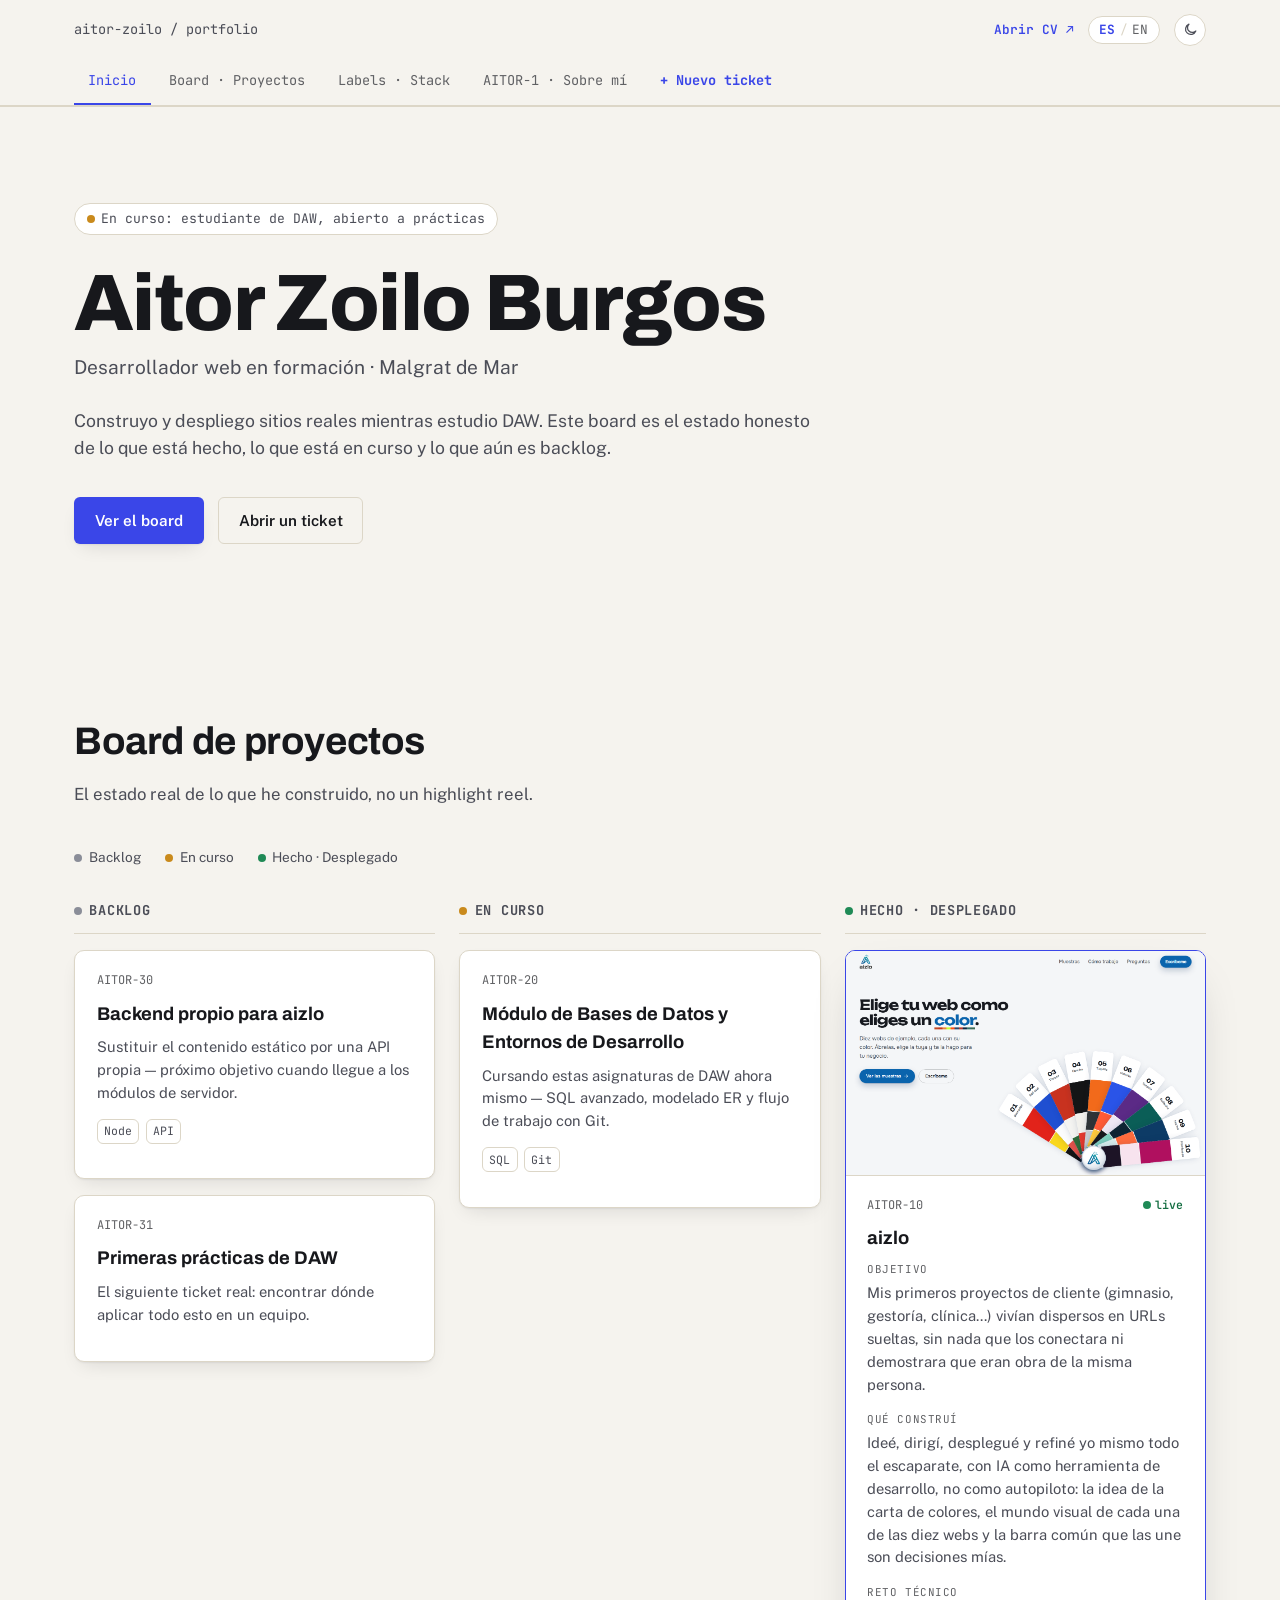
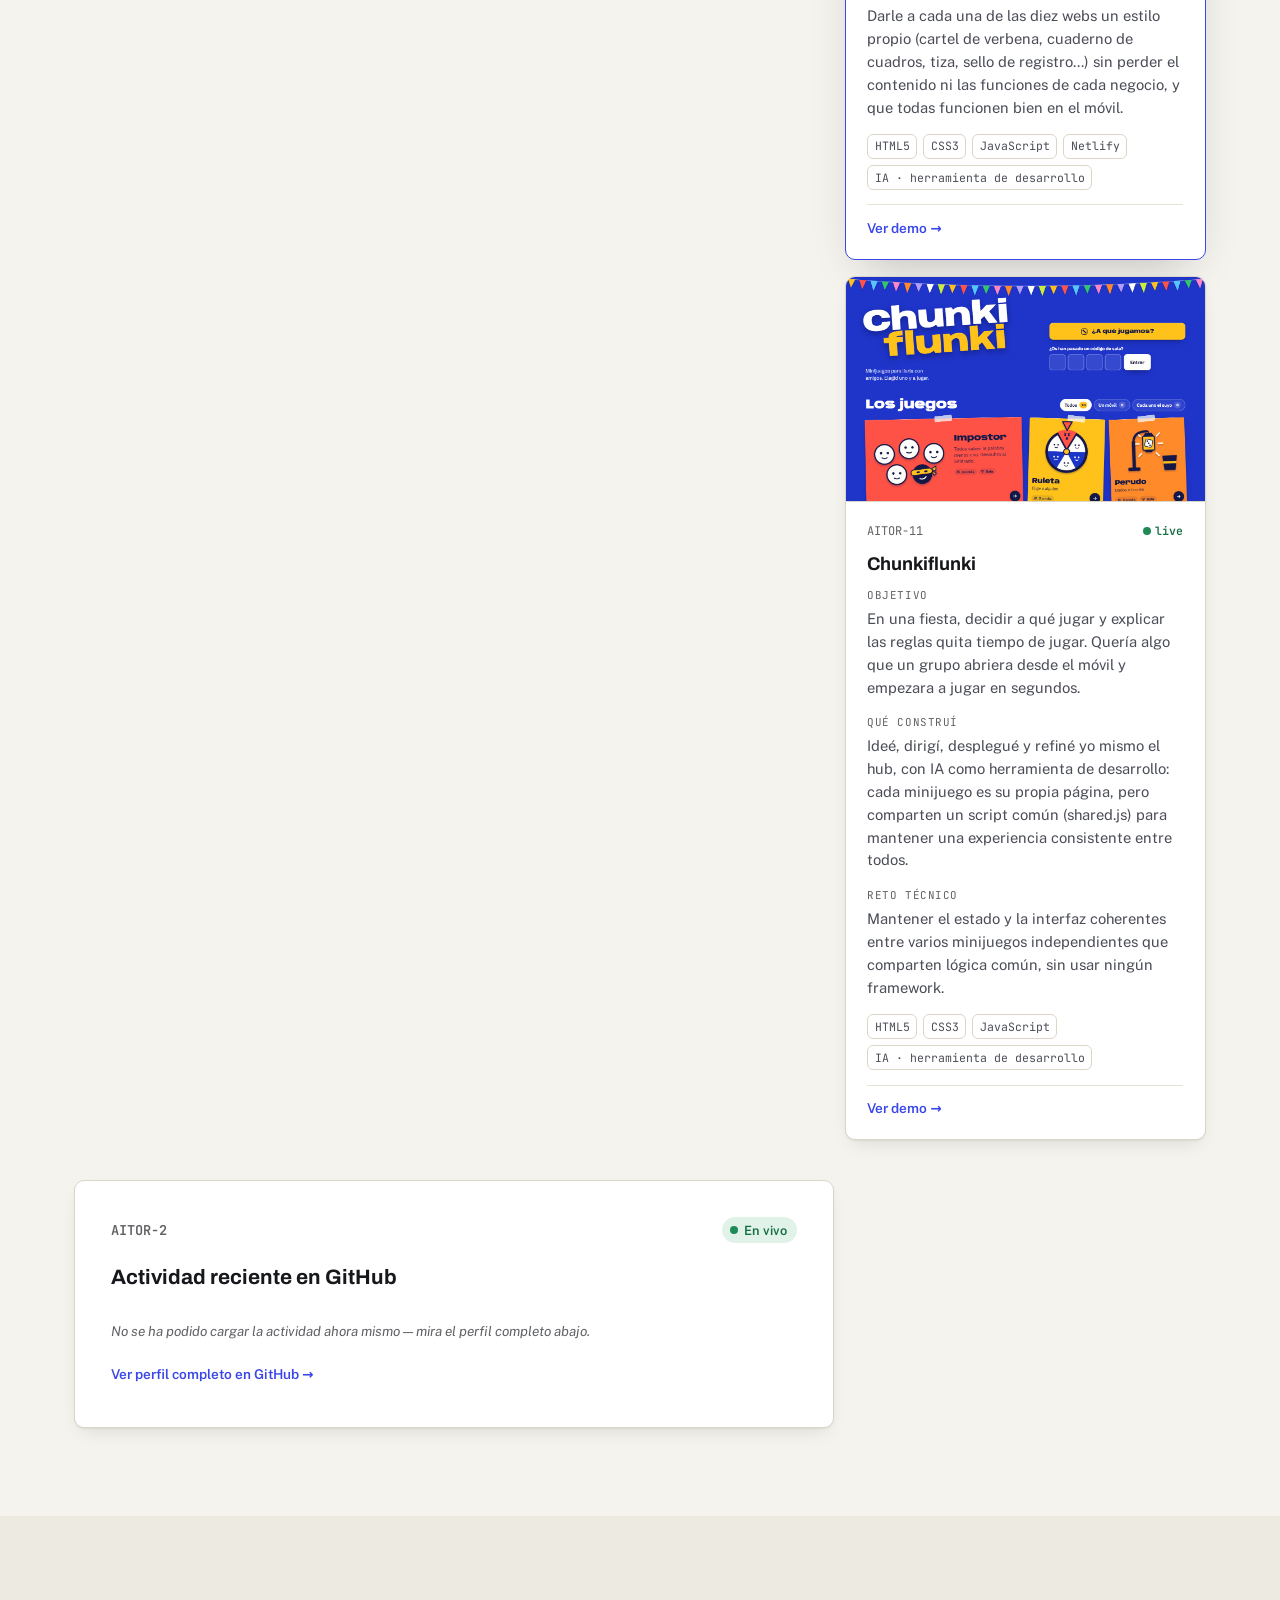
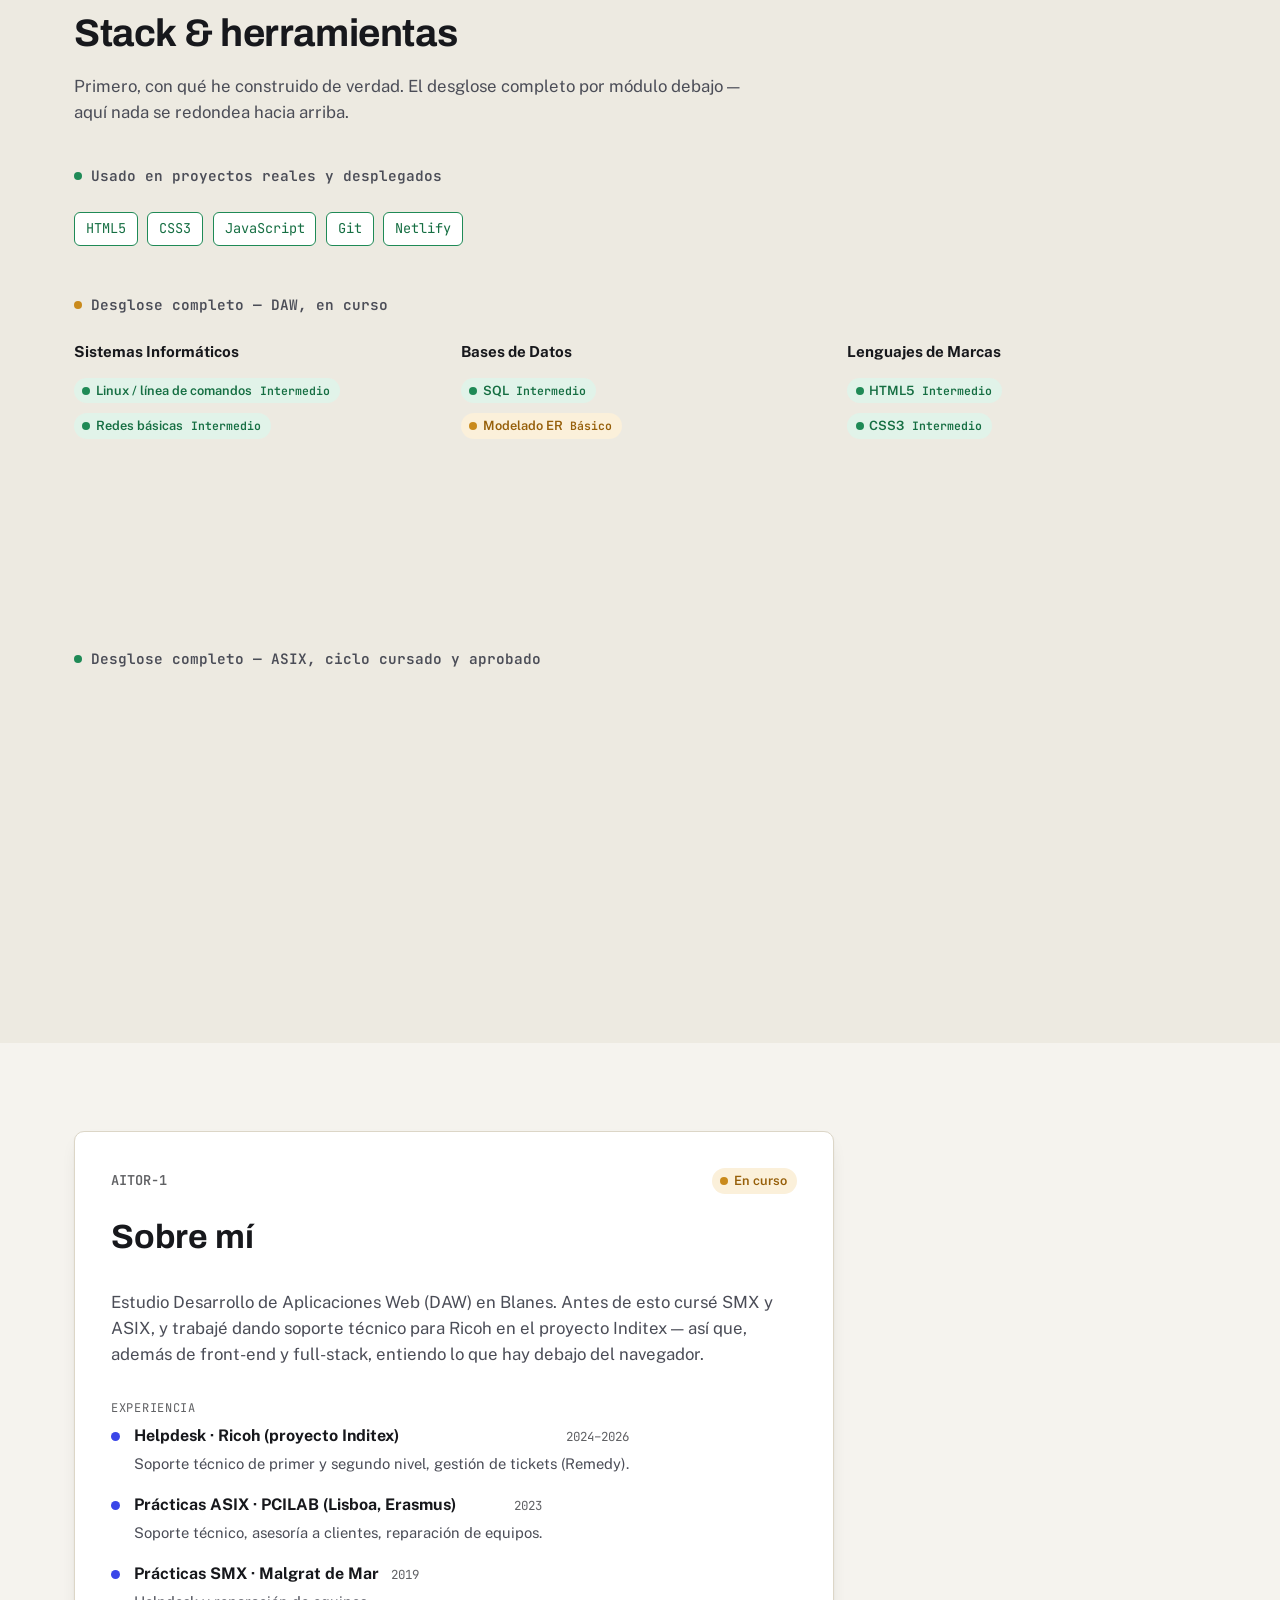
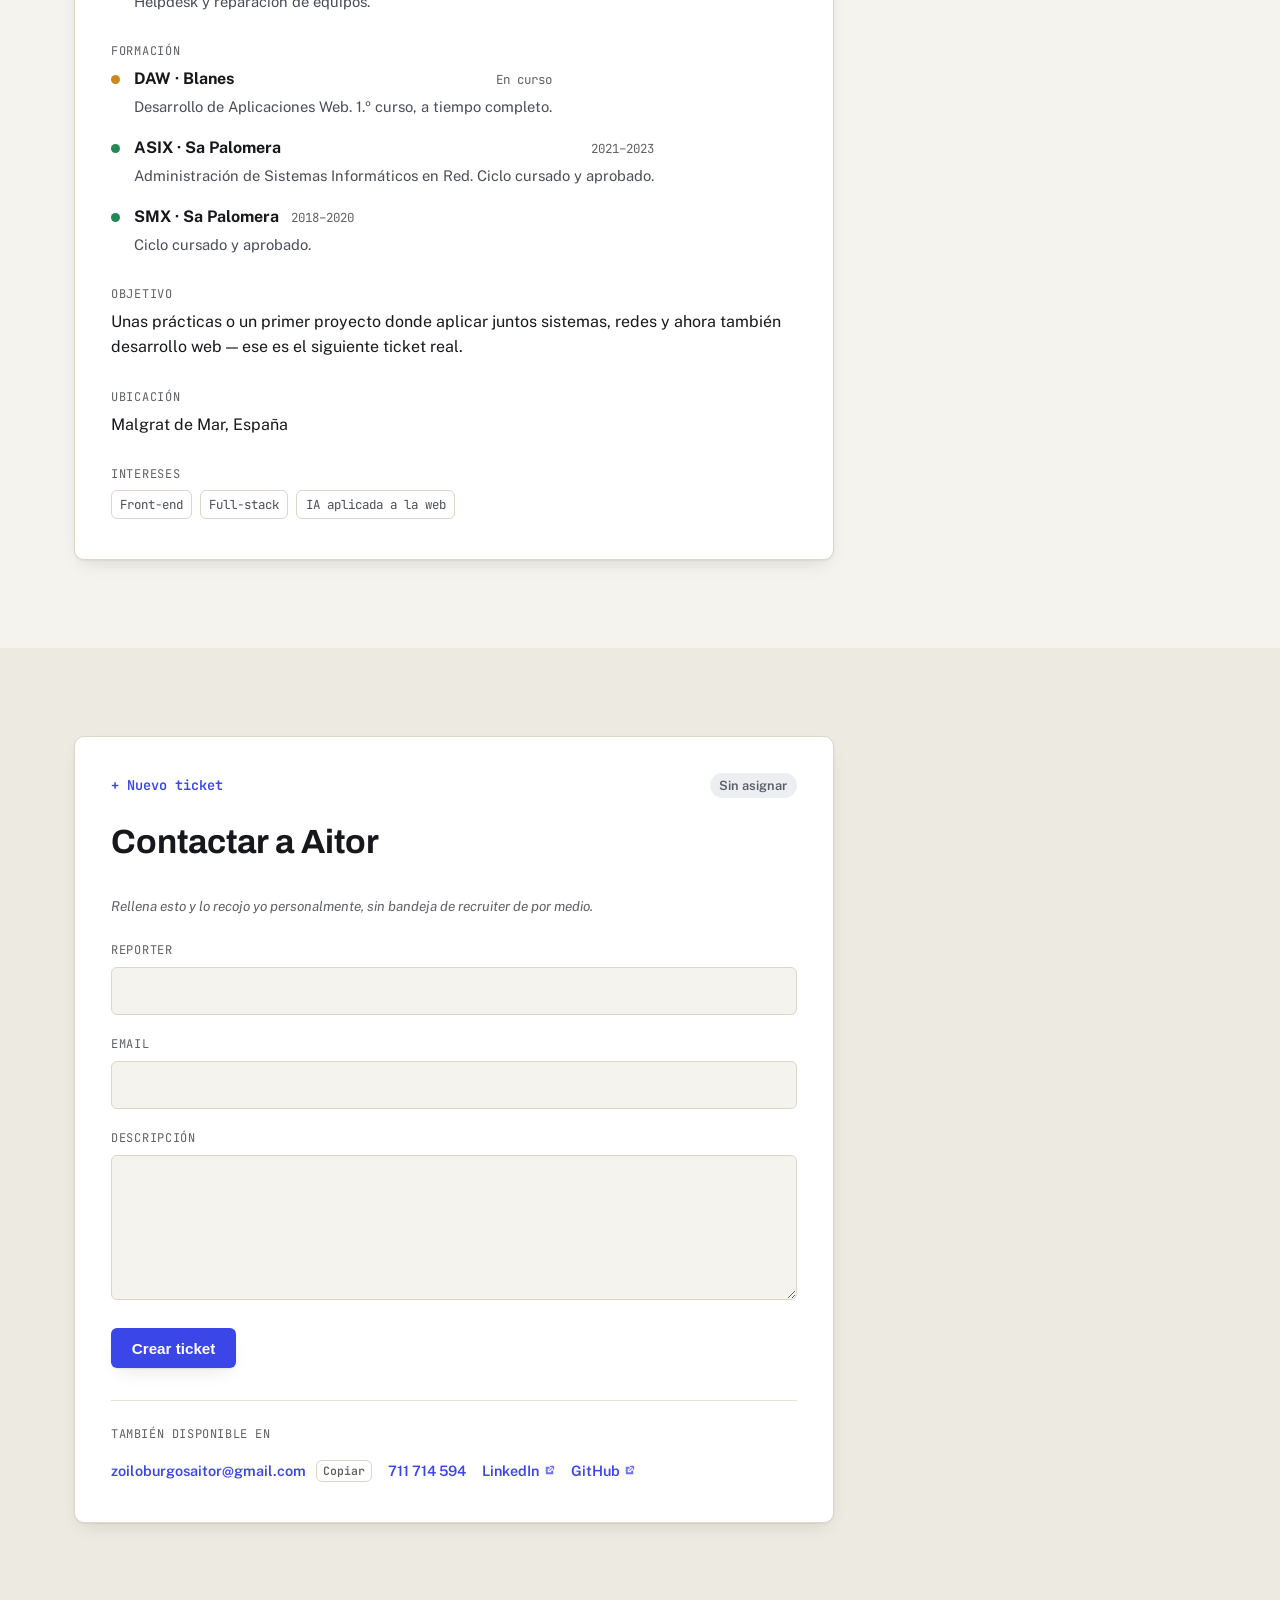
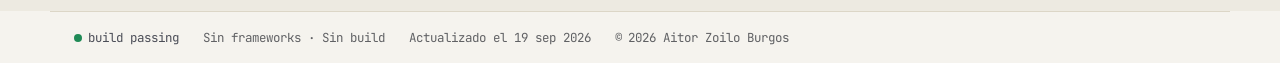
<file: index.html>
<!DOCTYPE html>
<html lang="es">
<head>
<meta charset="UTF-8" />
<meta name="viewport" content="width=device-width, initial-scale=1" />
<title>Aitor Zoilo Burgos — Estudiante de DAW</title>
<meta name="description" content="Portfolio de Aitor Zoilo Burgos, estudiante de DAW en Malgrat de Mar. Proyectos reales en producción, stack en formación y contacto directo." />
<meta name="color-scheme" content="light dark" />
<script src="tema-inicial.js"></script>

<!-- Open Graph / redes sociales (LinkedIn, WhatsApp, etc.) -->
<meta property="og:type" content="website" />
<meta property="og:site_name" content="Aitor Zoilo Burgos — Portfolio" />
<meta property="og:title" content="Aitor Zoilo Burgos — Desarrollador web en formación" />
<meta property="og:description" content="Estudiante de DAW con ASIX ya aprobado. Proyectos reales en producción, stack honesto y contacto directo." />
<meta property="og:image" content="https://portfolioaitorzoilo.netlify.app/assets/og-image.png" />
<meta property="og:image:width" content="1200" />
<meta property="og:image:height" content="630" />
<meta property="og:url" content="https://portfolioaitorzoilo.netlify.app/" />
<meta property="og:locale" content="es_ES" />

<meta name="twitter:card" content="summary_large_image" />
<meta name="twitter:title" content="Aitor Zoilo Burgos — Desarrollador web en formación" />
<meta name="twitter:description" content="Estudiante de DAW con ASIX ya aprobado. Proyectos reales en producción, stack honesto y contacto directo." />
<meta name="twitter:image" content="https://portfolioaitorzoilo.netlify.app/assets/og-image.png" />
<link rel="icon" type="image/svg+xml" href="assets/favicon.svg" />
<link rel="preconnect" href="https://fonts.googleapis.com" />
<link rel="preconnect" href="https://fonts.gstatic.com" crossorigin />
<link href="https://fonts.googleapis.com/css2?family=Archivo:wght@600;700;800&family=Public+Sans:wght@400;500;600&family=JetBrains+Mono:wght@400;500;600&display=swap" rel="stylesheet" />
<link rel="stylesheet" href="css/styles.css" />
<link rel="stylesheet" href="css/print.css" media="print" />

<script type="application/ld+json">
{
  "@context": "https://schema.org",
  "@type": "Person",
  "name": "Aitor Zoilo Burgos",
  "url": "https://portfolioaitorzoilo.netlify.app/",
  "jobTitle": "Desarrollador web en formación",
  "email": "mailto:zoiloburgosaitor@gmail.com",
  "telephone": "+34711714594",
  "address": {
    "@type": "PostalAddress",
    "addressLocality": "Malgrat de Mar",
    "addressCountry": "ES"
  },
  "alumniOf": ["Sa Palomera"],
  "knowsAbout": [
    "HTML5", "CSS3", "JavaScript", "SQL", "Git", "Linux",
    "Windows Server", "Redes", "Administración de sistemas", "Desarrollo web"
  ],
  "sameAs": [
    "https://www.linkedin.com/in/aitor-zoilo-burgos-a5080728b",
    "https://github.com/garbanzinhoo"
  ]
}
</script>
</head>
<body>
<a class="skip-link" href="#contenido">Saltar al contenido</a>

<header class="topbar">
  <div class="topbar__inner">
    <a class="topbar__repo" href="#inicio" data-en="aitor-zoilo / portfolio">aitor-zoilo / portfolio</a>
    <div class="topbar__actions">
      <a class="cv-link" href="assets/cv-aitor-zoilo-burgos.pdf" target="_blank" rel="noopener" data-en="Open CV ↗">Abrir CV ↗</a>
      <button class="lang-switch" id="langSwitch" type="button" aria-label="Cambiar idioma / Switch language">
        <span class="lang-switch__opt" data-lang="es" aria-current="true">ES</span>
        <span class="lang-switch__sep">/</span>
        <span class="lang-switch__opt" data-lang="en">EN</span>
      </button>
      <button class="theme-toggle" id="themeToggle" type="button" aria-label="Cambiar tema claro/oscuro / Toggle light/dark theme">
        <svg class="theme-toggle__icon theme-toggle__icon--sun" viewBox="0 0 24 24" width="15" height="15" fill="none" stroke="currentColor" stroke-width="2" stroke-linecap="round" aria-hidden="true">
          <circle cx="12" cy="12" r="4" /><path d="M12 3v2M12 19v2M4.2 4.2l1.4 1.4M18.4 18.4l1.4 1.4M3 12h2M19 12h2M4.2 19.8l1.4-1.4M18.4 5.6l1.4-1.4" />
        </svg>
        <svg class="theme-toggle__icon theme-toggle__icon--moon" viewBox="0 0 24 24" width="15" height="15" fill="none" stroke="currentColor" stroke-width="2" stroke-linecap="round" stroke-linejoin="round" aria-hidden="true">
          <path d="M20.5 14.5A8.5 8.5 0 1 1 9.5 3.5a7 7 0 0 0 11 11Z" />
        </svg>
      </button>
    </div>
  </div>
  <nav class="tabbar" aria-label="Secciones del portfolio / Portfolio sections">
    <div class="tabbar__inner">
      <a href="#inicio" class="tabbar__tab is-active" data-en="Inicio">Inicio</a>
      <a href="#proyectos" class="tabbar__tab" data-en="Board · Proyectos">Board · Proyectos</a>
      <a href="#stack" class="tabbar__tab" data-en="Labels · Stack">Labels · Stack</a>
      <a href="#sobre-mi" class="tabbar__tab" data-en="AITOR-1 · Sobre mí">AITOR-1 · Sobre mí</a>
      <a href="#contacto" class="tabbar__tab tabbar__tab--cta" data-en="+ Nuevo ticket">+ Nuevo ticket</a>
    </div>
  </nav>
</header>

<main id="contenido">

  <!-- INICIO -->
  <section class="hero" id="inicio">
    <div class="hero__inner">
      <p class="hero__status">
        <span class="dot dot--doing" aria-hidden="true"></span>
        <span data-en="In progress: DAW student, open to internships">En curso: estudiante de DAW, abierto a prácticas</span>
      </p>
      <h1 class="hero__title">Aitor Zoilo Burgos</h1>
      <p class="hero__role" data-en="Web developer in training · Malgrat de Mar">Desarrollador web en formación · Malgrat de Mar</p>
      <p class="hero__pitch" data-en="I build and ship real sites while I study DAW. This board is the honest state of what's done, what's in progress, and what's still backlog.">Construyo y despliego sitios reales mientras estudio DAW. Este board es el estado honesto de lo que está hecho, lo que está en curso y lo que aún es backlog.</p>
      <div class="hero__actions">
        <a class="btn btn--primary" href="#proyectos" data-en="View the board">Ver el board</a>
        <a class="btn btn--ghost" href="#contacto" data-en="Open a ticket">Abrir un ticket</a>
      </div>
    </div>
  </section>

  <!-- PROYECTOS -->
  <section class="section" id="proyectos" aria-labelledby="proyectos-title">
    <div class="section__inner">
      <h2 class="section__title" id="proyectos-title" data-en="Projects board">Board de proyectos</h2>
      <p class="section__lede" data-en="The real state of what I've shipped, not a highlight reel.">El estado real de lo que he construido, no un highlight reel.</p>

      <div class="legend" aria-hidden="true">
        <span class="legend__item"><span class="dot dot--backlog"></span> <span data-en="Backlog">Backlog</span></span>
        <span class="legend__item"><span class="dot dot--doing"></span> <span data-en="In progress">En curso</span></span>
        <span class="legend__item"><span class="dot dot--done"></span> <span data-en="Done · Deployed">Hecho · Desplegado</span></span>
      </div>

      <div class="board" id="projectsBoard">
        <div class="board__col" data-status="backlog">
          <h3 class="board__col-title"><span class="dot dot--backlog"></span> <span data-en="Backlog">Backlog</span></h3>
          <div class="board__col-body" id="colBacklog"></div>
        </div>
        <div class="board__col" data-status="doing">
          <h3 class="board__col-title"><span class="dot dot--doing"></span> <span data-en="In progress">En curso</span></h3>
          <div class="board__col-body" id="colDoing"></div>
        </div>
        <div class="board__col" data-status="done">
          <h3 class="board__col-title"><span class="dot dot--done"></span> <span data-en="Done · Deployed">Hecho · Desplegado</span></h3>
          <div class="board__col-body" id="colDone"></div>
        </div>
      </div>

      <div class="ticket ticket--activity">
        <header class="ticket__head">
          <span class="ticket__id">AITOR-2</span>
          <span class="pill pill--done">
            <span class="dot dot--done" aria-hidden="true"></span>
            <span data-en="Live">En vivo</span>
          </span>
        </header>
        <h3 class="ticket__title ticket__title--sm" data-en="Recent GitHub activity">Actividad reciente en GitHub</h3>
        <div id="githubActivity">
          <p class="ticket__note" data-en="Loading activity…">Cargando actividad…</p>
        </div>
        <a class="card__link" href="https://github.com/garbanzinhoo" target="_blank" rel="noopener" data-en="See full profile on GitHub →">Ver perfil completo en GitHub →</a>
      </div>
    </div>
  </section>

  <!-- STACK -->
  <section class="section section--alt" id="stack" aria-labelledby="stack-title">
    <div class="section__inner">
      <h2 class="section__title" id="stack-title" data-en="Stack &amp; tools">Stack &amp; herramientas</h2>
      <p class="section__lede" data-en="What I've actually shipped with, first. The full breakdown by module below — nothing here is rounded up.">Primero, con qué he construido de verdad. El desglose completo por módulo debajo — aquí nada se redondea hacia arriba.</p>

      <h3 class="labels-subtitle">
        <span class="dot dot--done" aria-hidden="true"></span>
        <span data-en="Used in real, shipped projects">Usado en proyectos reales y desplegados</span>
      </h3>
      <div class="tech-row" id="productionTech" aria-live="off"></div>

      <h3 class="labels-subtitle labels-subtitle--spaced">
        <span class="dot dot--doing" aria-hidden="true"></span>
        <span data-en="Full breakdown — DAW, in progress">Desglose completo — DAW, en curso</span>
      </h3>
      <div class="labels-board" id="labelsBoard" aria-live="off"></div>

      <h3 class="labels-subtitle labels-subtitle--spaced">
        <span class="dot dot--done" aria-hidden="true"></span>
        <span data-en="Full breakdown — ASIX, cycle completed and passed">Desglose completo — ASIX, ciclo cursado y aprobado</span>
      </h3>
      <div class="labels-board" id="labelsBoardAsix" aria-live="off"></div>
    </div>
  </section>

  <!-- SOBRE MI -->
  <section class="section" id="sobre-mi" aria-labelledby="sobre-mi-title">
    <div class="section__inner">
      <div class="ticket ticket--detail">
        <header class="ticket__head">
          <span class="ticket__id">AITOR-1</span>
          <span class="pill pill--doing">
            <span class="dot dot--doing" aria-hidden="true"></span>
            <span data-en="In progress">En curso</span>
          </span>
        </header>
        <h2 class="ticket__title" id="sobre-mi-title" data-en="About me">Sobre mí</h2>

        <p class="ticket__intro" data-en="I'm studying Web Application Development (DAW) in Blanes. Before this I completed SMX and ASIX, and worked technical support for Ricoh on the Inditex project — so alongside front-end and full-stack, I understand what runs underneath the browser.">Estudio Desarrollo de Aplicaciones Web (DAW) en Blanes. Antes de esto cursé SMX y ASIX, y trabajé dando soporte técnico para Ricoh en el proyecto Inditex — así que, además de front-end y full-stack, entiendo lo que hay debajo del navegador.</p>

        <dl class="ticket__fields">
          <div class="ticket__field">
            <dt data-en="Experience">Experiencia</dt>
            <dd>
              <ul class="timeline">
                <li class="timeline__item">
                  <span class="timeline__dot" aria-hidden="true"></span>
                  <div class="timeline__body">
                    <div class="timeline__top">
                      <span class="timeline__role" data-en="Helpdesk · Ricoh (Inditex project)">Helpdesk · Ricoh (proyecto Inditex)</span>
                      <span class="timeline__date">2024–2026</span>
                    </div>
                    <p class="timeline__desc" data-en="First/second-level technical support, ticket management (Remedy).">Soporte técnico de primer y segundo nivel, gestión de tickets (Remedy).</p>
                  </div>
                </li>
                <li class="timeline__item">
                  <span class="timeline__dot" aria-hidden="true"></span>
                  <div class="timeline__body">
                    <div class="timeline__top">
                      <span class="timeline__role" data-en="ASIX internship · PCILAB (Lisbon, Erasmus)">Prácticas ASIX · PCILAB (Lisboa, Erasmus)</span>
                      <span class="timeline__date">2023</span>
                    </div>
                    <p class="timeline__desc" data-en="Technical support, advising clients, hardware repair.">Soporte técnico, asesoría a clientes, reparación de equipos.</p>
                  </div>
                </li>
                <li class="timeline__item">
                  <span class="timeline__dot" aria-hidden="true"></span>
                  <div class="timeline__body">
                    <div class="timeline__top">
                      <span class="timeline__role" data-en="SMX internship · Malgrat de Mar">Prácticas SMX · Malgrat de Mar</span>
                      <span class="timeline__date">2019</span>
                    </div>
                    <p class="timeline__desc" data-en="Helpdesk and equipment repair.">Helpdesk y reparación de equipos.</p>
                  </div>
                </li>
              </ul>
            </dd>
          </div>
          <div class="ticket__field">
            <dt data-en="Education">Formación</dt>
            <dd>
              <ul class="timeline">
                <li class="timeline__item">
                  <span class="timeline__dot timeline__dot--doing" aria-hidden="true"></span>
                  <div class="timeline__body">
                    <div class="timeline__top">
                      <span class="timeline__role" data-en="DAW · Blanes">DAW · Blanes</span>
                      <span class="timeline__date" data-en="In progress">En curso</span>
                    </div>
                    <p class="timeline__desc" data-en="Web Application Development. 1st year, full-time.">Desarrollo de Aplicaciones Web. 1.º curso, a tiempo completo.</p>
                  </div>
                </li>
                <li class="timeline__item">
                  <span class="timeline__dot timeline__dot--done" aria-hidden="true"></span>
                  <div class="timeline__body">
                    <div class="timeline__top">
                      <span class="timeline__role" data-en="ASIX · Sa Palomera">ASIX · Sa Palomera</span>
                      <span class="timeline__date">2021–2023</span>
                    </div>
                    <p class="timeline__desc" data-en="Network Systems Administration. Cycle completed and passed.">Administración de Sistemas Informáticos en Red. Ciclo cursado y aprobado.</p>
                  </div>
                </li>
                <li class="timeline__item">
                  <span class="timeline__dot timeline__dot--done" aria-hidden="true"></span>
                  <div class="timeline__body">
                    <div class="timeline__top">
                      <span class="timeline__role" data-en="SMX · Sa Palomera">SMX · Sa Palomera</span>
                      <span class="timeline__date">2018–2020</span>
                    </div>
                    <p class="timeline__desc" data-en="Cycle completed and passed.">Ciclo cursado y aprobado.</p>
                  </div>
                </li>
              </ul>
            </dd>
          </div>
          <div class="ticket__field">
            <dt data-en="Goal">Objetivo</dt>
            <dd data-en="An internship or a first project to apply systems, networking, and now web development together — that's the actual next ticket.">Unas prácticas o un primer proyecto donde aplicar juntos sistemas, redes y ahora también desarrollo web — ese es el siguiente ticket real.</dd>
          </div>
          <div class="ticket__field">
            <dt data-en="Location">Ubicación</dt>
            <dd>Malgrat de Mar, España</dd>
          </div>
          <div class="ticket__field">
            <dt data-en="Interests">Intereses</dt>
            <dd class="ticket__tags">
              <span class="tag" data-en="Front-end">Front-end</span>
              <span class="tag" data-en="Full-stack">Full-stack</span>
              <span class="tag" data-en="AI applied to web">IA aplicada a la web</span>
            </dd>
          </div>
        </dl>
      </div>
    </div>
  </section>

  <!-- CONTACTO -->
  <section class="section section--alt" id="contacto" aria-labelledby="contacto-title">
    <div class="section__inner">
      <div class="ticket ticket--new">
        <header class="ticket__head">
          <span class="ticket__id ticket__id--new" data-en="+ New ticket">+ Nuevo ticket</span>
          <span class="pill pill--backlog" data-en="Unassigned">Sin asignar</span>
        </header>
        <h2 class="ticket__title" id="contacto-title" data-en="Contact Aitor">Contactar a Aitor</h2>
        <p class="ticket__note" data-en="Fill this in and I'll pick it up personally, no recruiter inbox in between.">Rellena esto y lo recojo yo personalmente, sin bandeja de recruiter de por medio.</p>

        <form class="form" id="contactForm" action="https://api.web3forms.com/submit" method="POST" novalidate>
          <input type="hidden" name="access_key" value="PEGA_AQUI_TU_ACCESS_KEY" />
          <input type="hidden" name="subject" value="Nuevo ticket desde el portfolio" />
          <input type="hidden" name="from_name" value="Portfolio — Aitor Zoilo Burgos" />
          <input type="hidden" name="redirect" value="" />
          <input type="checkbox" name="botcheck" class="botcheck" tabindex="-1" autocomplete="off" aria-hidden="true" />

          <div class="form__row">
            <label for="fName" data-en="Reporter">Reporter</label>
            <input type="text" id="fName" name="name" required autocomplete="name" />
          </div>
          <div class="form__row">
            <label for="fEmail">Email</label>
            <input type="email" id="fEmail" name="email" required autocomplete="email" />
          </div>
          <div class="form__row">
            <label for="fMsg" data-en="Description">Descripción</label>
            <textarea id="fMsg" name="message" rows="5" required></textarea>
          </div>

          <div class="form__actions">
            <button type="submit" class="btn btn--primary" data-en="Create ticket">Crear ticket</button>
            <span class="form__status" id="formStatus" role="status" aria-live="polite"></span>
          </div>
        </form>

        <div class="watchers">
          <span class="watchers__label" data-en="Also reachable at">También disponible en</span>
          <div class="watchers__links">
            <span class="watchers__email">
              <a href="mailto:zoiloburgosaitor@gmail.com">zoiloburgosaitor@gmail.com</a>
              <button class="copy-btn" type="button" data-copy="zoiloburgosaitor@gmail.com" data-en="Copy" data-en-copied="Copied!" aria-live="polite">Copiar</button>
            </span>
            <a href="tel:+34711714594">711 714 594</a>
            <a href="https://www.linkedin.com/in/aitor-zoilo-burgos-a5080728b" target="_blank" rel="noopener">LinkedIn<svg class="ext-icon" viewBox="0 0 24 24" width="11" height="11" fill="none" stroke="currentColor" stroke-width="2.2" stroke-linecap="round" stroke-linejoin="round" aria-hidden="true"><path d="M14 3h7v7M21 3l-9 9M5 5h6v2H7v10h10v-4h2v6H5z" /></svg></a>
            <a href="https://github.com/garbanzinhoo" target="_blank" rel="noopener">GitHub<svg class="ext-icon" viewBox="0 0 24 24" width="11" height="11" fill="none" stroke="currentColor" stroke-width="2.2" stroke-linecap="round" stroke-linejoin="round" aria-hidden="true"><path d="M14 3h7v7M21 3l-9 9M5 5h6v2H7v10h10v-4h2v6H5z" /></svg></a>
          </div>
        </div>
      </div>
    </div>
  </section>

</main>

<footer class="statusbar">
  <span class="statusbar__item">
    <span class="dot dot--done" aria-hidden="true"></span>
    <span data-en="build passing">build passing</span>
  </span>
  <span class="statusbar__item statusbar__item--muted" data-en="No frameworks · No build step">Sin frameworks · Sin build</span>
  <span class="statusbar__item statusbar__item--muted" data-en="Updated Sep 19, 2026">Actualizado el 19 sep 2026</span>
  <span class="statusbar__item statusbar__item--muted">© <span id="year">2026</span> Aitor Zoilo Burgos</span>
</footer>

<script src="js/content.js"></script>
<script src="js/main.js"></script>
</body>
</html>
</file>
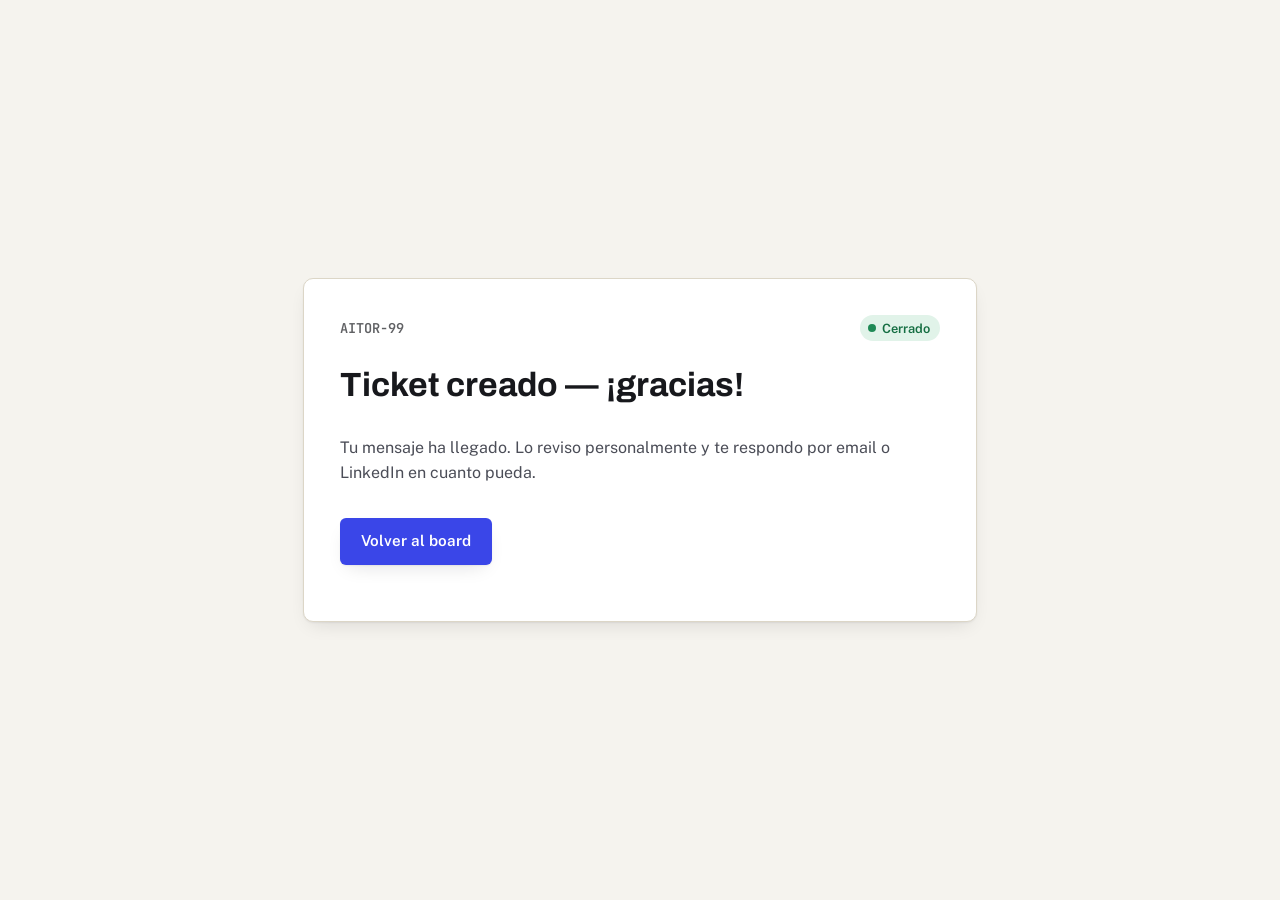
<file: gracias.html>
<!DOCTYPE html>
<html lang="es">
<head>
<meta charset="UTF-8" />
<meta name="viewport" content="width=device-width, initial-scale=1" />
<title>Ticket creado — Aitor Zoilo Burgos</title>
<meta name="robots" content="noindex" />
<link rel="icon" type="image/svg+xml" href="assets/favicon.svg" />
<link rel="preconnect" href="https://fonts.googleapis.com" />
<link rel="preconnect" href="https://fonts.gstatic.com" crossorigin />
<link href="https://fonts.googleapis.com/css2?family=Archivo:wght@700;800&family=Public+Sans:wght@400;500;600&family=JetBrains+Mono:wght@500&display=swap" rel="stylesheet" />
<link rel="stylesheet" href="css/styles.css" />
<link rel="stylesheet" href="css/print.css" media="print" />
</head>
<body>
<main class="e-gracias-1">
  <div class="ticket e-gracias-2">
    <header class="ticket__head">
      <span class="ticket__id">AITOR-99</span>
      <span class="pill pill--done">
        <span class="dot dot--done" aria-hidden="true"></span>
        Cerrado
      </span>
    </header>
    <h1 class="ticket__title">Ticket creado — ¡gracias!</h1>
    <p class="e-gracias-3">
      Tu mensaje ha llegado. Lo reviso personalmente y te respondo por email o
      LinkedIn en cuanto pueda.
    </p>
    <p class="e-gracias-4">
      <a class="btn btn--primary" href="index.html">Volver al board</a>
    </p>
  </div>
</main>
</body>
</html>
</file>
<file: css/styles.css>
/* =========================================================
   Aitor Zoilo Burgos — Portfolio
   Dirección: "board de sprint" — ver .impeccable/surfaces/index-html.md
   ========================================================= */

:root {
  /* Board — paper-white, warm, not cream/ivory */
  --board-bg: #F5F3EE;
  --board-bg-soft: #EDEAE1;
  --card-bg: #FFFFFF;
  --line: #DCD6C7;
  --line-soft: #E7E2D6;

  /* Ink */
  --ink: #17181C;
  --ink-soft: #4B4D57;
  --ink-faint: #606164;
  --ink-on-accent: #FFFFFF;

  /* Accent — the one committed saturated colour */
  --accent: #3A46E8;
  --accent-strong: #2A34C4;
  --accent-soft: #E7E8FB;
  /* Solid fills carrying white text (buttons, skip-link): needs its own
     value in dark mode, where --accent itself is lightened for readability
     as text-on-dark and would fail contrast as a bg under white text. */
  --accent-solid-bg: var(--accent);
  --accent-solid-bg-hover: var(--accent-strong);

  /* Status vocabulary — functional, not decorative */
  --state-backlog: #8A8D98;
  --state-backlog-soft: #EDEEF1;
  --state-backlog-ink: #5A5D68;
  --state-doing: #C98A1C;
  --state-doing-soft: #FBF0DA;
  --state-doing-ink: #965F0A;
  --state-done: #1F8A56;
  --state-done-soft: #E1F3E9;
  --state-done-ink: #156E42;

  --shadow-card: 0 1px 2px rgba(23, 24, 28, 0.06), 0 8px 20px -8px rgba(23, 24, 28, 0.14);
  --shadow-card-hover: 0 2px 4px rgba(23, 24, 28, 0.08), 0 16px 28px -10px rgba(23, 24, 28, 0.20);
  --shadow-lift: 0 20px 45px -20px rgba(23, 24, 28, 0.28);

  --radius-card: 10px;
  --radius-pill: 999px;
  --radius-sm: 6px;

  --font-display: "Archivo", "Public Sans", system-ui, sans-serif;
  --font-body: "Public Sans", system-ui, sans-serif;
  --font-mono: "JetBrains Mono", ui-monospace, "SFMono-Regular", Menlo, Consolas, monospace;

  --measure: 68ch;
  --ease-out: cubic-bezier(0.16, 1, 0.3, 1);
}

@media (prefers-color-scheme: dark) {
  :root:not([data-theme="light"]) {
    --board-bg: #12131A;
    --board-bg-soft: #191B24;
    --card-bg: #1E2029;
    --line: #33353F;
    --line-soft: #262832;

    --ink: #F3F2ED;
    --ink-soft: #C7C7D1;
    --ink-faint: #8B8C97;

    --accent: #7C88FF;
    --accent-strong: #97A1FF;
    --accent-soft: #232750;
    --accent-solid-bg: #4A55E0;
    --accent-solid-bg-hover: #3D47CC;

    --state-backlog: #9A9CA8;
    --state-backlog-soft: #23252E;
    --state-backlog-ink: #9A9CA8;
    --state-doing: #E3A83E;
    --state-doing-soft: #2B2416;
    --state-doing-ink: #E3A83E;
    --state-done: #3FBE84;
    --state-done-soft: #16261F;
    --state-done-ink: #3FBE84;

    --shadow-card: 0 1px 2px rgba(0, 0, 0, 0.4), 0 8px 20px -8px rgba(0, 0, 0, 0.5);
    --shadow-card-hover: 0 2px 4px rgba(0, 0, 0, 0.5), 0 16px 28px -10px rgba(0, 0, 0, 0.6);
    --shadow-lift: 0 20px 45px -20px rgba(0, 0, 0, 0.7);
  }
}

/* Explicit override via the theme-toggle button, regardless of system pref */
:root[data-theme="dark"] {
  --board-bg: #12131A;
  --board-bg-soft: #191B24;
  --card-bg: #1E2029;
  --line: #33353F;
  --line-soft: #262832;

  --ink: #F3F2ED;
  --ink-soft: #C7C7D1;
  --ink-faint: #8B8C97;

  --accent: #7C88FF;
  --accent-strong: #97A1FF;
  --accent-soft: #232750;
  --accent-solid-bg: #4A55E0;
  --accent-solid-bg-hover: #3D47CC;

  --state-backlog: #9A9CA8;
  --state-backlog-soft: #23252E;
  --state-backlog-ink: #9A9CA8;
  --state-doing: #E3A83E;
  --state-doing-soft: #2B2416;
  --state-doing-ink: #E3A83E;
  --state-done: #3FBE84;
  --state-done-soft: #16261F;
  --state-done-ink: #3FBE84;

  --shadow-card: 0 1px 2px rgba(0, 0, 0, 0.4), 0 8px 20px -8px rgba(0, 0, 0, 0.5);
  --shadow-card-hover: 0 2px 4px rgba(0, 0, 0, 0.5), 0 16px 28px -10px rgba(0, 0, 0, 0.6);
  --shadow-lift: 0 20px 45px -20px rgba(0, 0, 0, 0.7);
}

/* ---------- Reset & base ---------- */

* { box-sizing: border-box; }
html { scroll-behavior: smooth; }

@media (prefers-reduced-motion: reduce) {
  html { scroll-behavior: auto; }
  *, *::before, *::after {
    animation-duration: 0.001ms !important;
    animation-iteration-count: 1 !important;
    transition-duration: 0.001ms !important;
    scroll-behavior: auto !important;
  }
}

body {
  margin: 0;
  background: var(--board-bg);
  color: var(--ink);
  font-family: var(--font-body);
  font-size: 16px;
  line-height: 1.55;
  -webkit-font-smoothing: antialiased;
}

img, svg { max-width: 100%; display: block; }

a { color: inherit; }

::selection {
  background: var(--accent);
  color: var(--ink-on-accent);
}

::-webkit-scrollbar { height: 10px; width: 10px; }
::-webkit-scrollbar-track { background: var(--board-bg-soft); }
::-webkit-scrollbar-thumb {
  background: var(--line);
  border-radius: var(--radius-pill);
}
::-webkit-scrollbar-thumb:hover { background: var(--ink-faint); }

:focus-visible {
  outline: 2.5px solid var(--accent);
  outline-offset: 2px;
  border-radius: 4px;
}

.skip-link {
  position: absolute;
  left: -999px;
  top: 0;
  background: var(--accent-solid-bg);
  color: var(--ink-on-accent);
  padding: 0.75rem 1.25rem;
  z-index: 200;
  font-weight: 600;
  border-radius: 0 0 var(--radius-sm) 0;
}
.skip-link:focus {
  left: 0;
}

/* ---------- Shared bits ---------- */

.dot {
  display: inline-block;
  width: 8px;
  height: 8px;
  border-radius: 50%;
  flex: none;
}
.dot--backlog { background: var(--state-backlog); }
.dot--doing { background: var(--state-doing); }
.dot--done { background: var(--state-done); }

.pill {
  display: inline-flex;
  align-items: center;
  gap: 0.45em;
  padding: 0.4em 0.8em 0.4em 0.65em;
  border-radius: var(--radius-pill);
  font-size: 0.8rem;
  font-weight: 600;
  line-height: 1.2;
  white-space: nowrap;
}
.pill--backlog { background: var(--state-backlog-soft); color: var(--state-backlog-ink); }
.pill--doing { background: var(--state-doing-soft); color: var(--state-doing-ink); }
.pill--done { background: var(--state-done-soft); color: var(--state-done-ink); }

.pill__level {
  font-family: var(--font-mono);
  font-size: 0.72rem;
  margin-left: 0.15em;
}

.tag {
  display: inline-flex;
  align-items: center;
  padding: 0.28em 0.65em;
  border: 1px solid var(--line);
  border-radius: var(--radius-sm);
  font-size: 0.78rem;
  font-family: var(--font-mono);
  color: var(--ink-soft);
  background: var(--card-bg);
}

.btn {
  display: inline-flex;
  align-items: center;
  gap: 0.5em;
  padding: 0.7em 1.3em;
  border-radius: var(--radius-sm);
  font-weight: 600;
  font-size: 0.95rem;
  text-decoration: none;
  border: 1px solid transparent;
  transition: transform 0.2s var(--ease-out), box-shadow 0.2s var(--ease-out), background-color 0.2s var(--ease-out);
  cursor: pointer;
}
.btn--primary {
  background: var(--accent-solid-bg);
  color: var(--ink-on-accent);
  box-shadow: var(--shadow-card);
}
.btn--primary:hover { background: var(--accent-solid-bg-hover); transform: translateY(-1px); box-shadow: var(--shadow-card-hover); }
.btn--ghost {
  background: transparent;
  color: var(--ink);
  border-color: var(--line);
}
.btn--ghost:hover { border-color: var(--accent); color: var(--accent); }

/* ---------- Topbar & tabs ---------- */

.topbar {
  position: sticky;
  top: 0;
  z-index: 100;
  background: color-mix(in srgb, var(--board-bg) 88%, transparent);
  backdrop-filter: blur(10px);
  -webkit-backdrop-filter: blur(10px);
  border-bottom: 1px solid var(--line);
}

.topbar__inner {
  max-width: 1180px;
  margin: 0 auto;
  padding: 0.85rem 1.5rem;
  display: flex;
  align-items: center;
  justify-content: space-between;
  gap: 1rem;
}

.topbar__repo {
  font-family: var(--font-mono);
  font-size: 0.85rem;
  color: var(--ink-soft);
  text-decoration: none;
}
.topbar__repo:hover { color: var(--accent); }

.topbar__actions {
  display: flex;
  align-items: center;
  gap: 0.9rem;
}

.cv-link {
  font-family: var(--font-mono);
  font-size: 0.8rem;
  font-weight: 600;
  color: var(--accent);
  text-decoration: none;
  white-space: nowrap;
}
.cv-link:hover { text-decoration: underline; }

.lang-switch {
  display: inline-flex;
  align-items: center;
  gap: 0.35em;
  background: var(--card-bg);
  border: 1px solid var(--line);
  border-radius: var(--radius-pill);
  padding: 0.35em 0.8em;
  font-family: var(--font-mono);
  font-size: 0.8rem;
  cursor: pointer;
  color: var(--ink-faint);
}
.lang-switch__opt[aria-current="true"] { color: var(--accent); font-weight: 700; }
.lang-switch__sep { color: var(--line); }

.theme-toggle {
  display: inline-flex;
  align-items: center;
  justify-content: center;
  width: 32px;
  height: 32px;
  background: var(--card-bg);
  border: 1px solid var(--line);
  border-radius: var(--radius-pill);
  color: var(--ink-soft);
  cursor: pointer;
  flex: none;
  transition: color 0.2s var(--ease-out), border-color 0.2s var(--ease-out);
}
.theme-toggle:hover { color: var(--accent); border-color: var(--accent); }

.theme-toggle__icon--sun { display: none; }
.theme-toggle__icon--moon { display: block; }
.theme-toggle.is-dark .theme-toggle__icon--sun { display: block; }
.theme-toggle.is-dark .theme-toggle__icon--moon { display: none; }

.watchers__email {
  display: inline-flex;
  align-items: center;
  gap: 0.6rem;
}

.copy-btn {
  font-family: var(--font-mono);
  font-size: 0.72rem;
  font-weight: 600;
  color: var(--ink-faint);
  background: var(--card-bg);
  border: 1px solid var(--line);
  border-radius: var(--radius-sm);
  padding: 0.2em 0.55em;
  cursor: pointer;
  transition: color 0.2s var(--ease-out), border-color 0.2s var(--ease-out);
}
.copy-btn:hover { color: var(--accent); border-color: var(--accent); }
.copy-btn.is-copied { color: var(--state-done-ink); border-color: var(--state-done); }

.tabbar {
  position: relative;
  border-bottom: 1px solid var(--line);
  overflow-x: auto;
  scrollbar-width: none;
}
.tabbar::-webkit-scrollbar { display: none; }

.tabbar__inner {
  max-width: 1180px;
  margin: 0 auto;
  padding: 0 1.5rem;
  display: flex;
  gap: 0.25rem;
  white-space: nowrap;
}

.tabbar__tab {
  display: inline-block;
  padding: 0.7rem 0.9rem;
  font-size: 0.85rem;
  font-family: var(--font-mono);
  color: var(--ink-faint);
  text-decoration: none;
  border-bottom: 2px solid transparent;
  transition: color 0.2s var(--ease-out), border-color 0.2s var(--ease-out);
}
.tabbar__tab:hover { color: var(--ink); }
.tabbar__tab.is-active {
  color: var(--accent);
  border-bottom-color: var(--accent);
}
.tabbar__tab--cta {
  color: var(--accent);
  font-weight: 700;
}

/* ---------- Layout helpers ---------- */

.section { padding: 5.5rem 0; }
.section--alt { background: var(--board-bg-soft); }
.section__inner {
  max-width: 1180px;
  margin: 0 auto;
  padding: 0 1.5rem;
}

.section__title {
  font-family: var(--font-display);
  font-size: clamp(1.75rem, 3vw, 2.4rem);
  font-weight: 700;
  letter-spacing: -0.01em;
  margin: 0 0 0.6rem;
}

.section__lede {
  color: var(--ink-soft);
  max-width: var(--measure);
  margin: 0 0 2.5rem;
  font-size: 1.05rem;
}

/* ---------- Hero ---------- */

.hero { padding: 6rem 0 5rem; }
.hero__inner {
  max-width: 1180px;
  margin: 0 auto;
  padding: 0 1.5rem;
}

.hero__status {
  display: inline-flex;
  align-items: center;
  gap: 0.5em;
  font-family: var(--font-mono);
  font-size: 0.82rem;
  color: var(--ink-soft);
  background: var(--card-bg);
  border: 1px solid var(--line);
  padding: 0.4em 0.9em;
  border-radius: var(--radius-pill);
  margin: 0 0 1.75rem;
}

.hero__title {
  font-family: var(--font-display);
  font-weight: 800;
  font-size: clamp(2.6rem, 7vw, 5rem);
  line-height: 1.02;
  letter-spacing: -0.02em;
  margin: 0 0 0.5rem;
}

.hero__role {
  font-size: 1.2rem;
  color: var(--ink-soft);
  margin: 0 0 1.5rem;
}

.hero__pitch {
  max-width: var(--measure);
  font-size: 1.1rem;
  color: var(--ink-soft);
  margin: 0 0 2.25rem;
}

.hero__actions { display: flex; gap: 0.9rem; flex-wrap: wrap; }

/* ---------- Ticket panels (Sobre mí / Contacto) ---------- */

.ticket {
  background: var(--card-bg);
  border: 1px solid var(--line);
  border-radius: var(--radius-card);
  box-shadow: var(--shadow-card);
  padding: 2.25rem 2.25rem 2.5rem;
  max-width: 760px;
}

.ticket__head {
  display: flex;
  align-items: center;
  justify-content: space-between;
  margin-bottom: 1.1rem;
}

.ticket__id {
  font-family: var(--font-mono);
  font-size: 0.85rem;
  color: var(--ink-faint);
  font-weight: 600;
}
.ticket__id--new { color: var(--accent); }

.ticket__title {
  font-family: var(--font-display);
  font-size: clamp(1.6rem, 3vw, 2.1rem);
  font-weight: 700;
  margin: 0 0 1.6rem;
}

.ticket__title--sm {
  font-size: 1.3rem;
  margin-bottom: 1.1rem;
}

.ticket--activity {
  margin-top: 2.5rem;
}
.ticket--activity .card__link {
  display: inline-block;
  margin-top: 1.4rem;
}

.ticket__intro {
  color: var(--ink-soft);
  font-size: 1.05rem;
  max-width: var(--measure);
  margin: 0 0 2rem;
}

.ticket__fields {
  display: grid;
  gap: 1.75rem;
  margin: 0;
}

.ticket__field dt {
  font-family: var(--font-mono);
  font-size: 0.75rem;
  text-transform: uppercase;
  letter-spacing: 0.06em;
  color: var(--ink-faint);
  margin-bottom: 0.4rem;
}

.ticket__field dd {
  margin: 0;
  color: var(--ink);
  max-width: var(--measure);
}

.ticket__tags { display: flex; flex-wrap: wrap; gap: 0.5rem; }

.timeline {
  list-style: none;
  margin: 0;
  padding: 0;
  display: flex;
  flex-direction: column;
  gap: 1.1rem;
}

.timeline__item {
  display: flex;
  gap: 0.85rem;
  align-items: flex-start;
}

.timeline__dot {
  width: 9px;
  height: 9px;
  border-radius: 50%;
  background: var(--accent);
  margin-top: 0.5em;
  flex: none;
}
.timeline__dot--done { background: var(--state-done); }
.timeline__dot--doing { background: var(--state-doing); }

.timeline__top {
  display: flex;
  align-items: baseline;
  justify-content: space-between;
  gap: 0.75rem;
  flex-wrap: wrap;
  margin-bottom: 0.25rem;
}

.timeline__role {
  font-weight: 700;
  color: var(--ink);
}
a.timeline__role {
  color: var(--accent);
  text-decoration: none;
}
a.timeline__role:hover { text-decoration: underline; }

.timeline__date {
  font-family: var(--font-mono);
  font-size: 0.78rem;
  color: var(--ink-faint);
  white-space: nowrap;
}

.timeline__desc {
  margin: 0;
  color: var(--ink-soft);
  font-size: 0.92rem;
}

.ticket__note {
  margin: 1.75rem 0 0;
  font-size: 0.85rem;
  color: var(--ink-faint);
  font-style: italic;
}

/* ---------- Labels board (stack) ---------- */

.labels-subtitle {
  display: flex;
  align-items: center;
  gap: 0.6em;
  font-family: var(--font-mono);
  font-size: 0.9rem;
  font-weight: 600;
  color: var(--ink-soft);
  margin: 0 0 1.5rem;
}
.labels-subtitle--spaced { margin-top: 3rem; }

.tech-row {
  display: flex;
  flex-wrap: wrap;
  gap: 0.6rem;
  margin-bottom: 1rem;
}
.tech-row .tag {
  font-size: 0.85rem;
  padding: 0.4em 0.8em;
  border-color: var(--state-done);
  color: var(--state-done-ink);
}

.labels-board {
  display: grid;
  grid-template-columns: repeat(auto-fit, minmax(280px, 1fr));
  gap: 1.75rem;
}

.label-group__title {
  font-size: 0.95rem;
  font-weight: 700;
  margin: 0 0 0.9rem;
  color: var(--ink);
}

.label-group__pills {
  display: flex;
  flex-direction: column;
  gap: 0.6rem;
}

.label-group .pill {
  justify-content: flex-start;
  width: fit-content;
}

/* ---------- Legend ---------- */

.legend {
  display: flex;
  gap: 1.5rem;
  flex-wrap: wrap;
  margin-bottom: 2rem;
  font-size: 0.85rem;
  color: var(--ink-soft);
}
.legend__item { display: inline-flex; align-items: center; gap: 0.5em; }

/* ---------- Board (proyectos) ---------- */

.board {
  display: grid;
  grid-template-columns: repeat(3, 1fr);
  gap: 1.5rem;
  align-items: start;
}

.board__col-title {
  display: flex;
  align-items: center;
  gap: 0.55em;
  font-family: var(--font-mono);
  font-size: 0.85rem;
  text-transform: uppercase;
  letter-spacing: 0.05em;
  color: var(--ink-soft);
  margin: 0 0 1rem;
  padding-bottom: 0.75rem;
  border-bottom: 1px solid var(--line);
}

.board__col-body {
  display: flex;
  flex-direction: column;
  gap: 1rem;
}

.card {
  background: var(--card-bg);
  border: 1px solid var(--line);
  border-radius: var(--radius-card);
  overflow: hidden;
  box-shadow: var(--shadow-card);
  transition: transform 0.25s var(--ease-out), box-shadow 0.25s var(--ease-out);
}
.card:hover, .card:focus-within {
  transform: translateY(-3px);
  box-shadow: var(--shadow-card-hover);
}

.card--featured {
  border-color: var(--accent);
  box-shadow: var(--shadow-lift);
}

.card__preview {
  display: block;
  width: 100%;
  height: auto;
  aspect-ratio: 16 / 10;
  object-fit: cover;
  object-position: top;
  background: var(--board-bg-soft);
  border-bottom: 1px solid var(--line);
}

.card__body {
  padding: 1.25rem 1.35rem;
}

.card__meta-field { margin-bottom: 0.9rem; }
.card__meta-label {
  display: block;
  font-family: var(--font-mono);
  font-size: 0.68rem;
  text-transform: uppercase;
  letter-spacing: 0.05em;
  color: var(--ink-faint);
  margin-bottom: 0.3rem;
}
.card__meta-field .card__desc { margin-bottom: 0; }

.card__head {
  display: flex;
  align-items: center;
  justify-content: space-between;
  margin-bottom: 0.6rem;
}

.card__id {
  font-family: var(--font-mono);
  font-size: 0.75rem;
  color: var(--ink-faint);
}

.card__live {
  display: inline-flex;
  align-items: center;
  gap: 0.4em;
  font-family: var(--font-mono);
  font-size: 0.72rem;
  color: var(--state-done-ink);
  font-weight: 600;
}

.card__title {
  font-family: var(--font-display);
  font-size: 1.15rem;
  font-weight: 700;
  margin: 0 0 0.5rem;
}

.card__desc {
  font-size: 0.92rem;
  color: var(--ink-soft);
  margin: 0 0 0.9rem;
}

.card__tags {
  display: flex;
  flex-wrap: wrap;
  gap: 0.4rem;
  margin-bottom: 0.9rem;
}
.card__tags .tag { font-size: 0.72rem; padding: 0.22em 0.55em; }

.card__links {
  display: flex;
  gap: 1rem;
  border-top: 1px solid var(--line-soft);
  padding-top: 0.8rem;
}
.card__link {
  font-size: 0.85rem;
  font-weight: 600;
  color: var(--accent);
  text-decoration: none;
}
.card__link:hover { text-decoration: underline; }

/* ---------- Form ---------- */

.form { margin-top: 1.5rem; }
.form__row { margin-bottom: 1.25rem; }
.form__row label {
  display: block;
  font-family: var(--font-mono);
  font-size: 0.75rem;
  text-transform: uppercase;
  letter-spacing: 0.06em;
  color: var(--ink-faint);
  margin-bottom: 0.45rem;
}
.form__row input,
.form__row textarea {
  width: 100%;
  font: inherit;
  font-size: 0.98rem;
  padding: 0.7em 0.85em;
  border: 1px solid var(--line);
  border-radius: var(--radius-sm);
  background: var(--board-bg);
  color: var(--ink);
  resize: vertical;
  transition: border-color 0.2s var(--ease-out), box-shadow 0.2s var(--ease-out);
}
.form__row input:focus,
.form__row textarea:focus {
  border-color: var(--accent);
  box-shadow: 0 0 0 3px var(--accent-soft);
  outline: none;
}
.botcheck { position: absolute; left: -9999px; }

.form__actions {
  display: flex;
  align-items: center;
  gap: 1rem;
  flex-wrap: wrap;
}
.form__status {
  font-size: 0.85rem;
  color: var(--ink-soft);
}

.watchers {
  margin-top: 2rem;
  padding-top: 1.5rem;
  border-top: 1px solid var(--line-soft);
  display: flex;
  align-items: baseline;
  gap: 1rem;
  flex-wrap: wrap;
}
.watchers__label {
  font-family: var(--font-mono);
  font-size: 0.75rem;
  text-transform: uppercase;
  letter-spacing: 0.05em;
  color: var(--ink-faint);
}
.watchers__links { display: flex; gap: 1rem; flex-wrap: wrap; }
.watchers__links a {
  font-size: 0.9rem;
  font-weight: 600;
  color: var(--accent);
  text-decoration: none;
}
.watchers__links a:hover { text-decoration: underline; }
.watchers__links a { display: inline-flex; align-items: center; gap: 0.3em; }
.ext-icon { flex: none; opacity: 0.75; }

/* ---------- Status bar footer ---------- */

.statusbar {
  border-top: 1px solid var(--line);
  padding: 1rem 1.5rem;
  display: flex;
  gap: 1.5rem;
  flex-wrap: wrap;
  max-width: 1180px;
  margin: 0 auto;
  font-family: var(--font-mono);
  font-size: 0.78rem;
  color: var(--ink-soft);
}
.statusbar__item { display: inline-flex; align-items: center; gap: 0.5em; }
.statusbar__item--muted { color: var(--ink-faint); }

/* ---------- Reveal-on-scroll (single authored motion family) ---------- */

.reveal {
  opacity: 0;
  transform: translateY(14px);
  transition: opacity 0.6s var(--ease-out), transform 0.6s var(--ease-out);
}
.reveal.is-revealed {
  opacity: 1;
  transform: translateY(0);
}
.is-revealed { opacity: 1; }

/* ---------- Responsive ---------- */

@media (max-width: 900px) {
  .board { grid-template-columns: 1fr; }
  .labels-board { grid-template-columns: 1fr 1fr; }

  /* Signals the tab row scrolls horizontally — narrow viewports overflow it */
  .tabbar::after {
    content: "";
    position: absolute;
    top: 0;
    right: 0;
    bottom: 0;
    width: 28px;
    background: linear-gradient(to right, transparent, var(--board-bg));
    pointer-events: none;
  }
}

@media (max-width: 640px) {
  .section { padding: 3.5rem 0; }
  .hero { padding: 3.75rem 0 3rem; }
  .ticket { padding: 1.75rem 1.4rem 2rem; }
  .labels-board { grid-template-columns: 1fr; }
  .hero__actions { flex-direction: column; align-items: stretch; }
  .hero__actions .btn { justify-content: center; }
  .topbar__inner { padding: 0.75rem 1.1rem; flex-wrap: wrap; gap: 0.6rem; }
  .topbar__actions { gap: 0.6rem; }
  .cv-link { font-size: 0.72rem; }
  .tabbar__inner { padding: 0 1.1rem; }
  .section__inner { padding: 0 1.1rem; }
  .hero__inner { padding: 0 1.1rem; }
  .statusbar { flex-direction: column; gap: 0.5rem; }
}

/* Estilos que antes iban escritos en 404.html (atributos style). */
.e-404-1 { min-height: 100vh; display: flex; align-items: center; justify-content: center; padding: 1.5rem; }
.e-404-2 { text-align: left; }
.e-404-3 { color: var(--ink-soft); max-width: 60ch; }
.e-404-4 { font-style: normal; margin-top: 0.75rem; }
.e-404-5 { margin-top: 2rem; }

/* Estilos que antes iban escritos en gracias.html (atributos style). */
.e-gracias-1 { min-height: 100vh; display: flex; align-items: center; justify-content: center; padding: 1.5rem; }
.e-gracias-2 { text-align: left; }
.e-gracias-3 { color: var(--ink-soft); max-width: 60ch; }
.e-gracias-4 { margin-top: 2rem; }
</file>
<file: css/print.css>
/* =========================================================
   Impresión — fuerza la paleta clara pase lo que pase en pantalla
   (tema del sistema u override manual vía el selector de tema),
   oculta lo no accionable en papel, y muestra las URLs reales.
   ========================================================= */

@media print {
  /* Gana a :root[data-theme="dark"] / [data-theme="light"] por especificidad
     idéntica + orden de cascada: siempre se resuelve en claro al imprimir. */
  :root,
  :root[data-theme="dark"],
  :root[data-theme="light"] {
    --board-bg: #FFFFFF;
    --board-bg-soft: #F5F3EE;
    --card-bg: #FFFFFF;
    --line: #CCCCCC;
    --line-soft: #DDDDDD;

    --ink: #111111;
    --ink-soft: #333333;
    --ink-faint: #555555;

    --accent: #2A34C4;
    --accent-solid-bg: #2A34C4;

    --state-backlog-ink: #444444;
    --state-doing-ink: #7A4E00;
    --state-done-ink: #146B41;

    --shadow-card: none;
    --shadow-card-hover: none;
    --shadow-lift: none;
  }

  * {
    box-shadow: none !important;
    text-shadow: none !important;
    -webkit-print-color-adjust: exact;
    print-color-adjust: exact;
  }

  body { background: #fff; }

  /* Chrome que no significa nada en papel */
  .topbar,
  .tabbar,
  .statusbar,
  .skip-link,
  .hero__actions,
  .form,
  .ticket--activity .pill {
    display: none !important;
  }

  a { color: var(--accent) !important; text-decoration: underline; }

  /* Muestra la URL real detrás de los enlaces externos */
  .card__link[href^="http"]::after,
  .watchers__links a[href^="http"]::after {
    content: " (" attr(href) ")";
    font-size: 0.7em;
    color: #555;
  }

  .ticket,
  .card {
    border: 1px solid var(--line) !important;
    break-inside: avoid;
  }

  .board { display: block !important; }
  .board__col { margin-bottom: 1.25rem; }

  .section { padding: 1.25rem 0 !important; }
  .hero { padding: 1.5rem 0 !important; }
}
</file>
